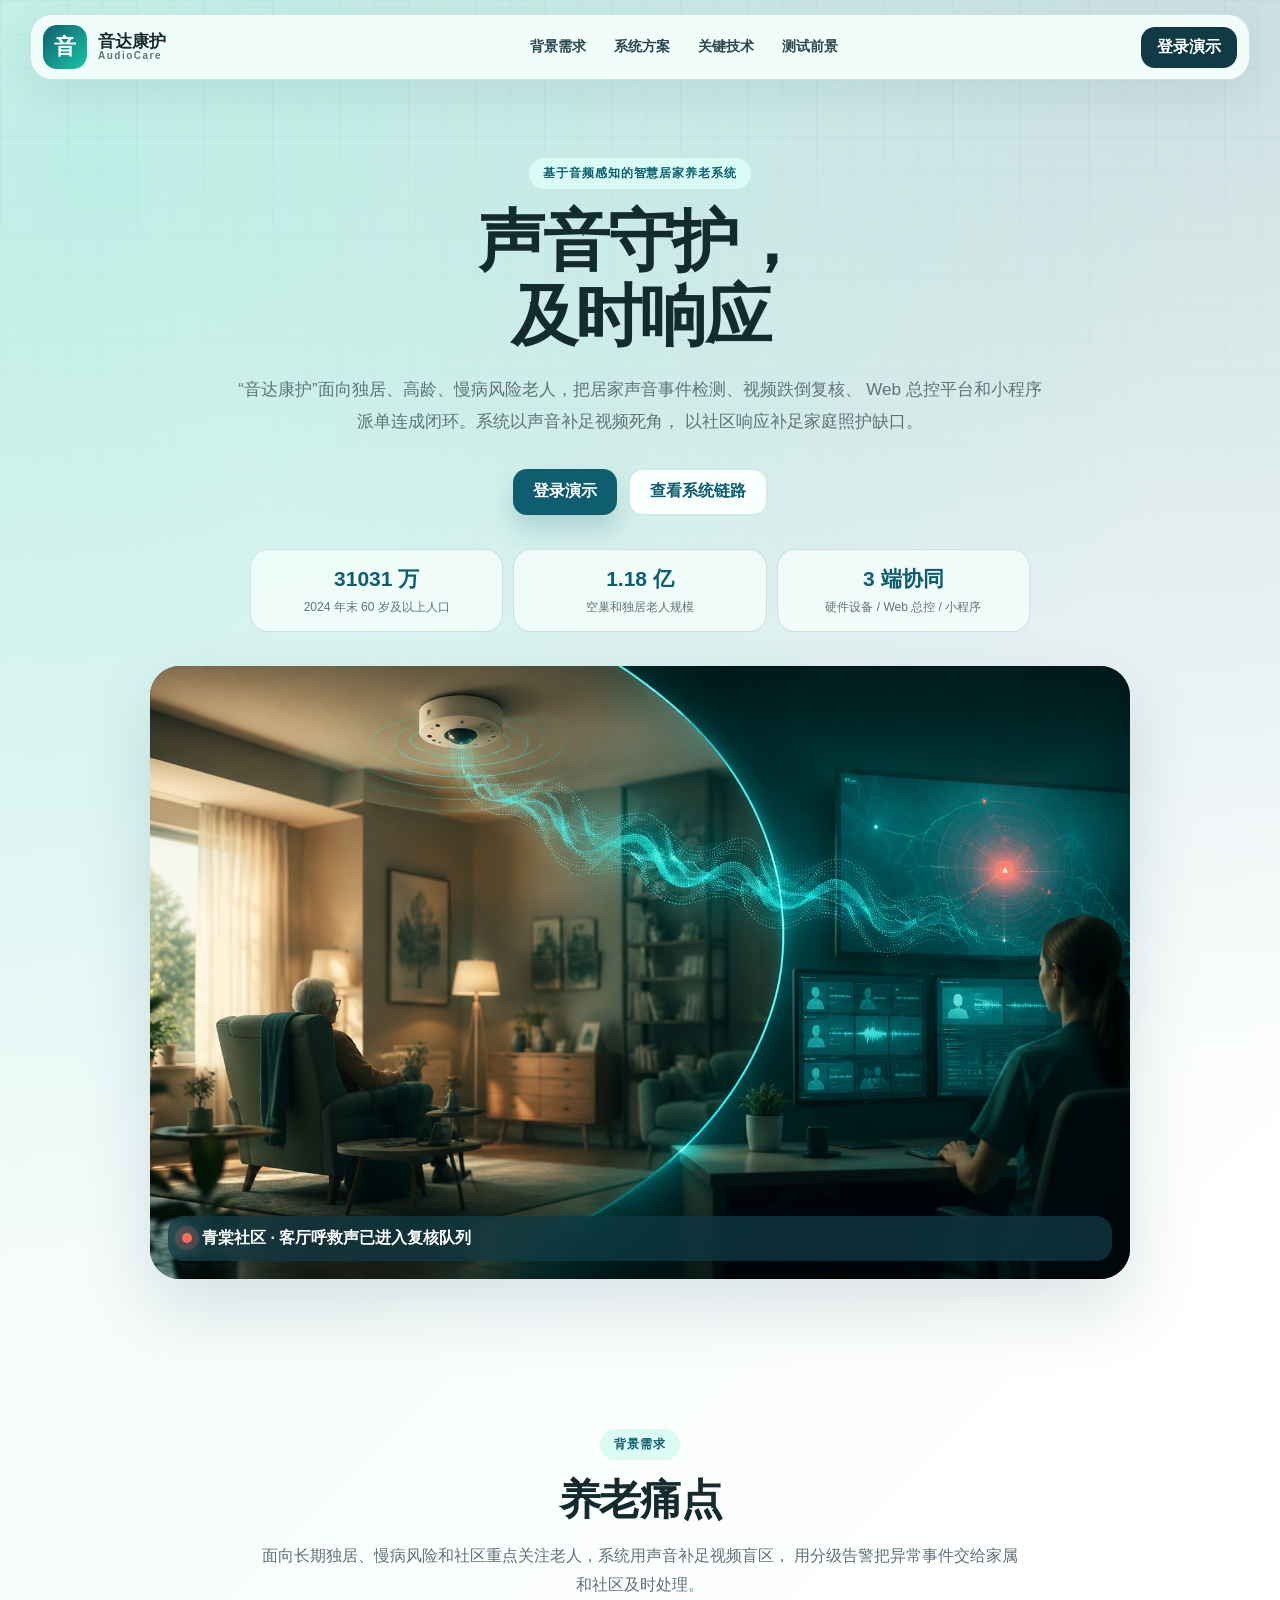
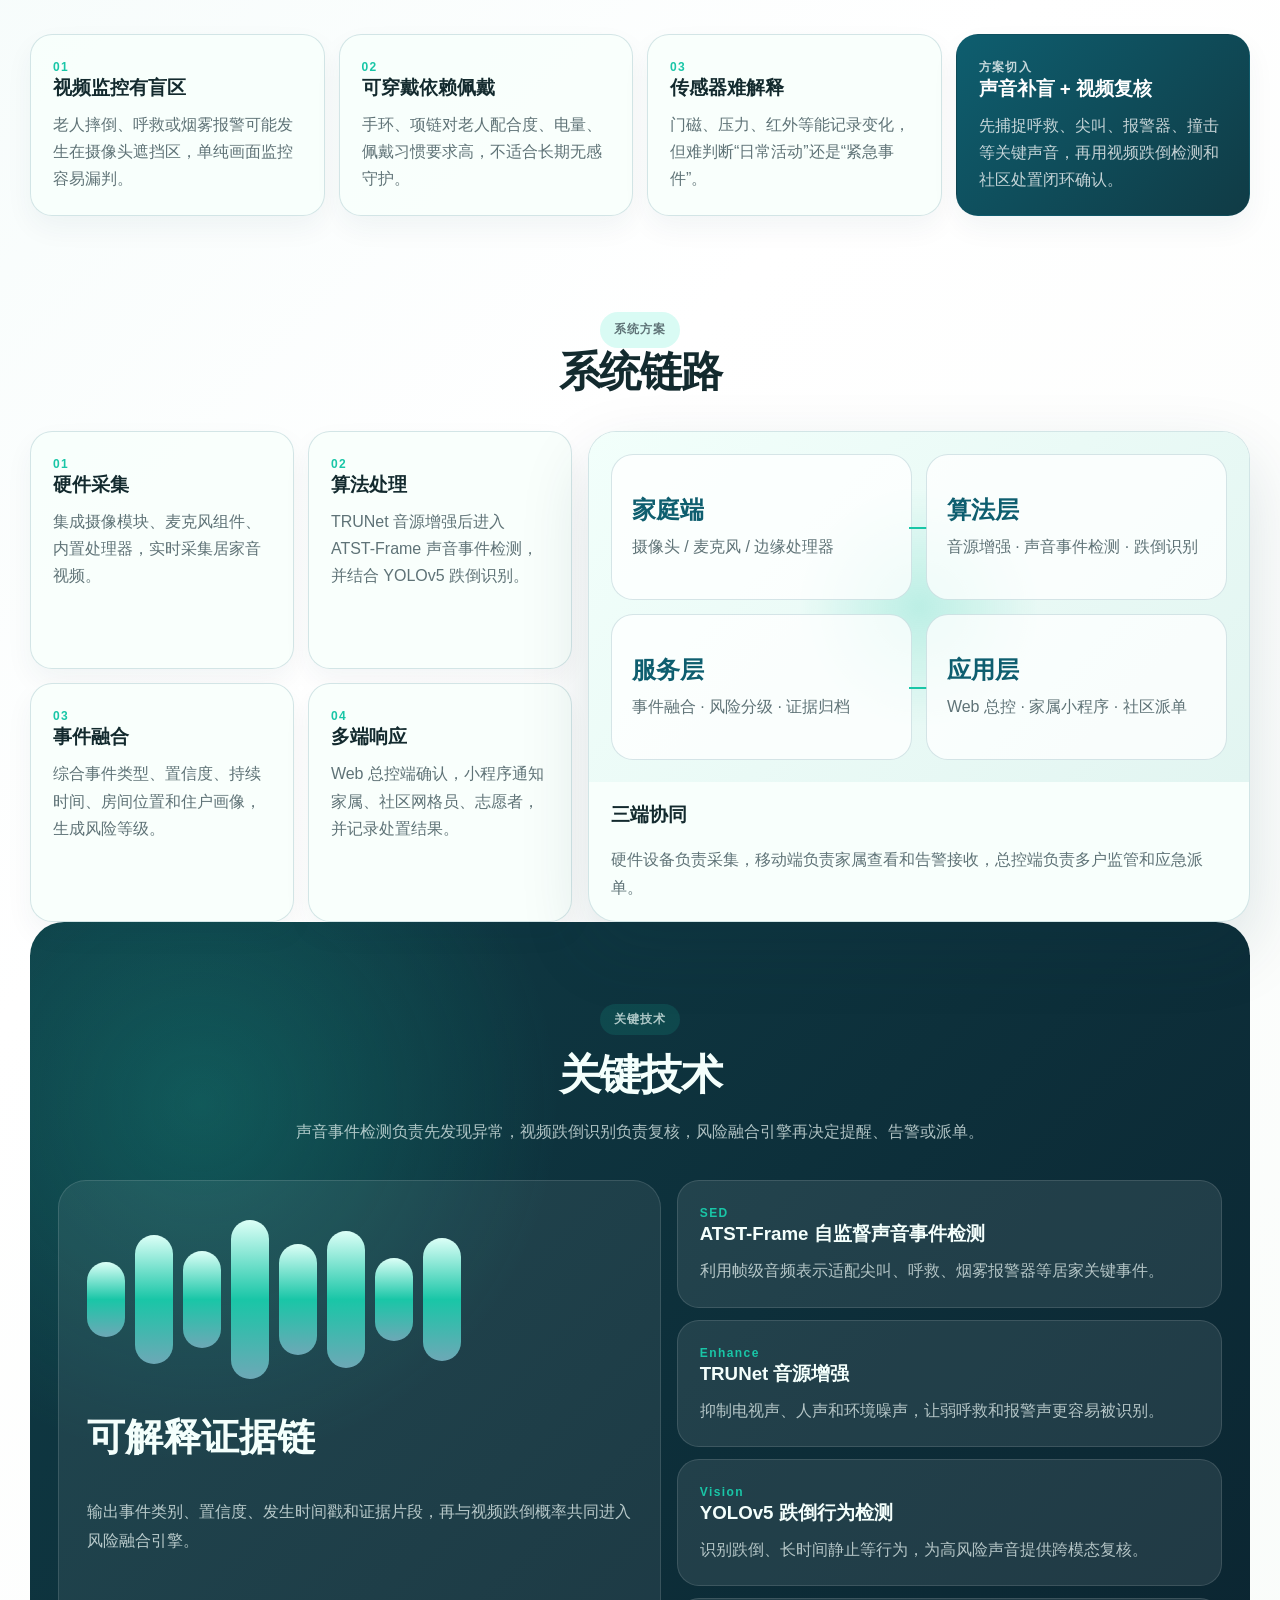
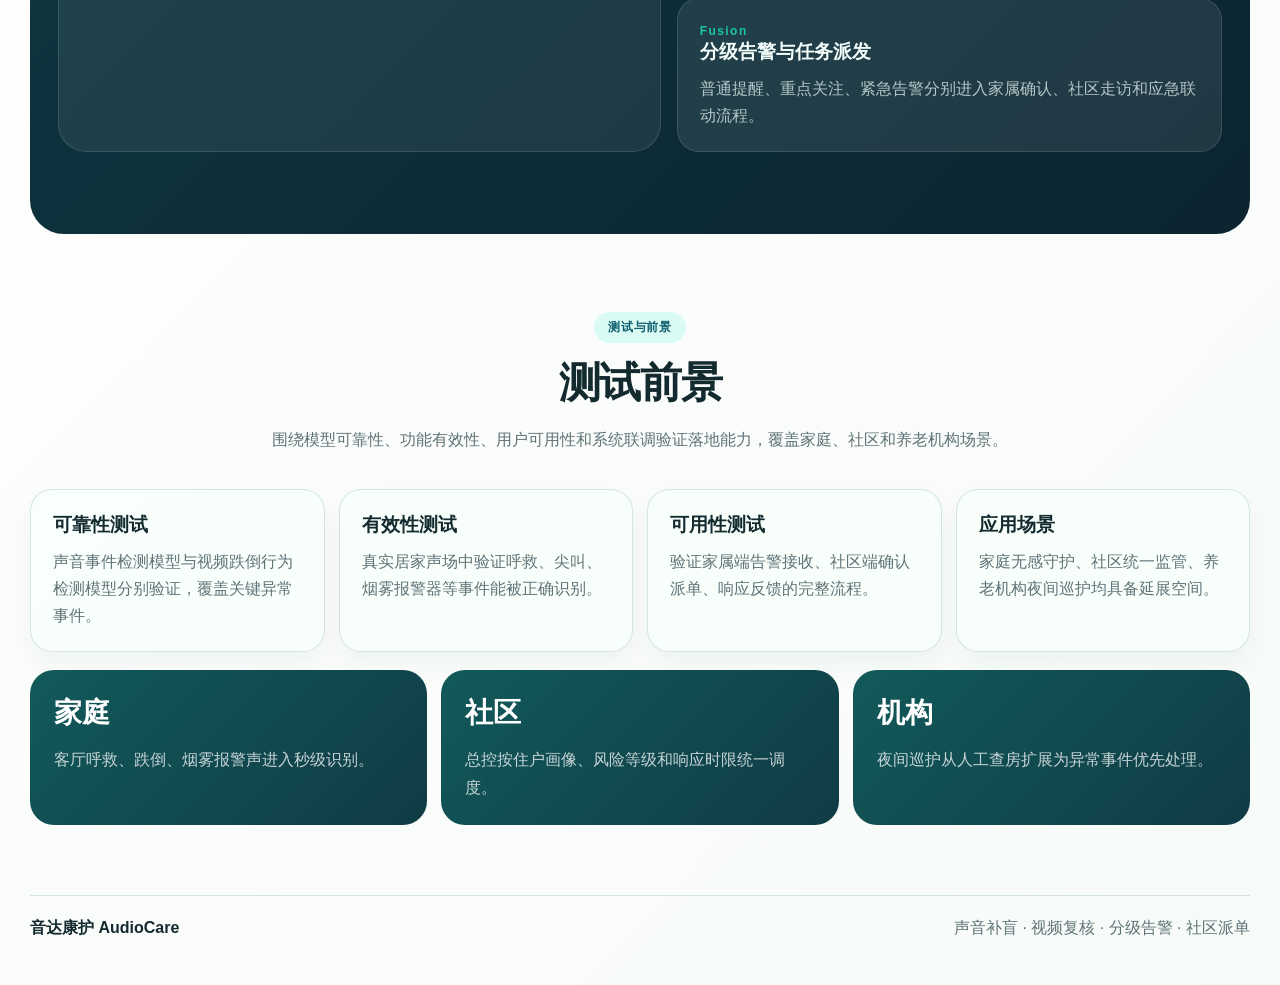
<file: index.html>
<!DOCTYPE html>
<html lang="zh-CN">
  <head>
    <meta charset="UTF-8" />
    <meta name="viewport" content="width=device-width, initial-scale=1.0" />
    <title>音达康护 AudioCare · 基于音频感知的智慧居家养老系统</title>
    <link rel="stylesheet" href="styles.css" />
  </head>
  <body>
    <header class="site-header">
      <a class="brand" href="#top" aria-label="音达康护 AudioCare">
        <span aria-hidden="true">音</span>
        <strong>音达康护<em>AudioCare</em></strong>
      </a>
      <nav aria-label="页面导航">
        <a href="#need">背景需求</a>
        <a href="#system">系统方案</a>
        <a href="#tech">关键技术</a>
        <a href="#evidence">测试前景</a>
      </nav>
      <button class="header-login" id="loginBtn">登录演示</button>
    </header>

    <main id="top">
      <section class="hero">
        <div class="hero-copy">
          <p class="eyebrow">基于音频感知的智慧居家养老系统</p>
          <h1>声音守护，<br />及时响应</h1>
          <p class="lead">
            “音达康护”面向独居、高龄、慢病风险老人，把居家声音事件检测、视频跌倒复核、
            Web 总控平台和小程序派单连成闭环。系统以声音补足视频死角，
            以社区响应补足家庭照护缺口。
          </p>
          <div class="hero-actions">
            <button class="button primary" type="button" id="heroLoginBtn">登录演示</button>
            <a class="button secondary" href="#system">查看系统链路</a>
          </div>
          <dl class="hero-stats">
            <div><dt>31031 万</dt><dd>2024 年末 60 岁及以上人口</dd></div>
            <div><dt>1.18 亿</dt><dd>空巢和独居老人规模</dd></div>
            <div><dt>3 端协同</dt><dd>硬件设备 / Web 总控 / 小程序</dd></div>
          </dl>
        </div>
        <figure class="hero-visual">
          <img src="assets/hero-care-scene.png" alt="居家老人、音频感知设备与社区总控联动示意图" />
          <figcaption>
            <span class="status-dot"></span>
            青棠社区 · 客厅呼救声已进入复核队列
          </figcaption>
        </figure>
      </section>

      <section class="section need" id="need">
        <div class="section-head two-col">
          <div>
            <p class="eyebrow">背景需求</p>
            <h2>养老痛点</h2>
          </div>
          <p>
            面向长期独居、慢病风险和社区重点关注老人，系统用声音补足视频盲区，
            用分级告警把异常事件交给家属和社区及时处理。
          </p>
        </div>
        <div class="need-grid">
          <article>
            <span>01</span>
            <h3>视频监控有盲区</h3>
            <p>老人摔倒、呼救或烟雾报警可能发生在摄像头遮挡区，单纯画面监控容易漏判。</p>
          </article>
          <article>
            <span>02</span>
            <h3>可穿戴依赖佩戴</h3>
            <p>手环、项链对老人配合度、电量、佩戴习惯要求高，不适合长期无感守护。</p>
          </article>
          <article>
            <span>03</span>
            <h3>传感器难解释</h3>
            <p>门磁、压力、红外等能记录变化，但难判断“日常活动”还是“紧急事件”。</p>
          </article>
          <article class="accent">
            <span>方案切入</span>
            <h3>声音补盲 + 视频复核</h3>
            <p>先捕捉呼救、尖叫、报警器、撞击等关键声音，再用视频跌倒检测和社区处置闭环确认。</p>
          </article>
        </div>
      </section>

      <section class="section system" id="system">
        <div class="section-head">
          <p class="eyebrow">系统方案</p>
          <h2>系统链路</h2>
        </div>
        <div class="system-layout">
          <div class="system-flow">
            <article><b>01</b><h3>硬件采集</h3><p>集成摄像模块、麦克风组件、内置处理器，实时采集居家音视频。</p></article>
            <article><b>02</b><h3>算法处理</h3><p>TRUNet 音源增强后进入 ATST-Frame 声音事件检测，并结合 YOLOv5 跌倒识别。</p></article>
            <article><b>03</b><h3>事件融合</h3><p>综合事件类型、置信度、持续时间、房间位置和住户画像，生成风险等级。</p></article>
            <article><b>04</b><h3>多端响应</h3><p>Web 总控端确认，小程序通知家属、社区网格员、志愿者，并记录处置结果。</p></article>
          </div>
          <div class="platform-card">
            <div class="architecture-map" aria-label="音达康护系统架构示意">
              <div class="arch-node home"><b>家庭端</b><span>摄像头 / 麦克风 / 边缘处理器</span></div>
              <div class="arch-node model"><b>算法层</b><span>音源增强 · 声音事件检测 · 跌倒识别</span></div>
              <div class="arch-node service"><b>服务层</b><span>事件融合 · 风险分级 · 证据归档</span></div>
              <div class="arch-node app"><b>应用层</b><span>Web 总控 · 家属小程序 · 社区派单</span></div>
            </div>
            <div class="platform-copy">
              <h3>三端协同</h3>
              <p>硬件设备负责采集，移动端负责家属查看和告警接收，总控端负责多户监管和应急派单。</p>
            </div>
          </div>
        </div>
      </section>

      <section class="section tech" id="tech">
        <div class="section-head two-col">
          <div>
            <p class="eyebrow">关键技术</p>
            <h2>关键技术</h2>
          </div>
          <p>
            声音事件检测负责先发现异常，视频跌倒识别负责复核，风险融合引擎再决定提醒、告警或派单。
          </p>
        </div>
        <div class="tech-board">
          <div class="tech-hero">
            <div class="wave-bars" aria-hidden="true">
              <i style="--h: 42%"></i><i style="--h: 72%"></i><i style="--h: 54%"></i><i style="--h: 88%"></i>
              <i style="--h: 62%"></i><i style="--h: 76%"></i><i style="--h: 46%"></i><i style="--h: 68%"></i>
            </div>
            <h3>可解释证据链</h3>
            <p>输出事件类别、置信度、发生时间戳和证据片段，再与视频跌倒概率共同进入风险融合引擎。</p>
          </div>
          <div class="tech-list">
            <article><small>SED</small><h3>ATST-Frame 自监督声音事件检测</h3><p>利用帧级音频表示适配尖叫、呼救、烟雾报警器等居家关键事件。</p></article>
            <article><small>Enhance</small><h3>TRUNet 音源增强</h3><p>抑制电视声、人声和环境噪声，让弱呼救和报警声更容易被识别。</p></article>
            <article><small>Vision</small><h3>YOLOv5 跌倒行为检测</h3><p>识别跌倒、长时间静止等行为，为高风险声音提供跨模态复核。</p></article>
            <article><small>Fusion</small><h3>分级告警与任务派发</h3><p>普通提醒、重点关注、紧急告警分别进入家属确认、社区走访和应急联动流程。</p></article>
          </div>
        </div>
      </section>

      <section class="section evidence" id="evidence">
        <div class="section-head two-col">
          <div>
            <p class="eyebrow">测试与前景</p>
            <h2>测试前景</h2>
          </div>
          <p>
            围绕模型可靠性、功能有效性、用户可用性和系统联调验证落地能力，覆盖家庭、社区和养老机构场景。
          </p>
        </div>
        <div class="evidence-grid">
          <article><h3>可靠性测试</h3><p>声音事件检测模型与视频跌倒行为检测模型分别验证，覆盖关键异常事件。</p></article>
          <article><h3>有效性测试</h3><p>真实居家声场中验证呼救、尖叫、烟雾报警器等事件能被正确识别。</p></article>
          <article><h3>可用性测试</h3><p>验证家属端告警接收、社区端确认派单、响应反馈的完整流程。</p></article>
          <article><h3>应用场景</h3><p>家庭无感守护、社区统一监管、养老机构夜间巡护均具备延展空间。</p></article>
        </div>
        <div class="scenario-strip">
          <article><b>家庭</b><span>客厅呼救、跌倒、烟雾报警声进入秒级识别。</span></article>
          <article><b>社区</b><span>总控按住户画像、风险等级和响应时限统一调度。</span></article>
          <article><b>机构</b><span>夜间巡护从人工查房扩展为异常事件优先处理。</span></article>
        </div>
      </section>
    </main>

    <footer class="site-foot">
      <strong>音达康护 AudioCare</strong>
      <span>声音补盲 · 视频复核 · 分级告警 · 社区派单</span>
    </footer>

    <div class="auth-modal" id="loginModal" hidden>
      <div class="auth-backdrop" data-close></div>
      <form class="auth-card" id="loginForm">
        <button type="button" class="auth-x" data-close aria-label="关闭">×</button>
        <h3>登录总控演示</h3>
        <p>请输入演示账号后进入社区总控台。</p>
        <label>账号<input id="authUser" autocomplete="username" /></label>
        <label>密码<input id="authPass" type="password" autocomplete="current-password" /></label>
        <p class="auth-err" id="authErr" hidden>账号或密码错误</p>
        <button class="button primary" type="submit">进入演示</button>
      </form>
    </div>

    <script src="app.js"></script>
  </body>
</html>
</file>
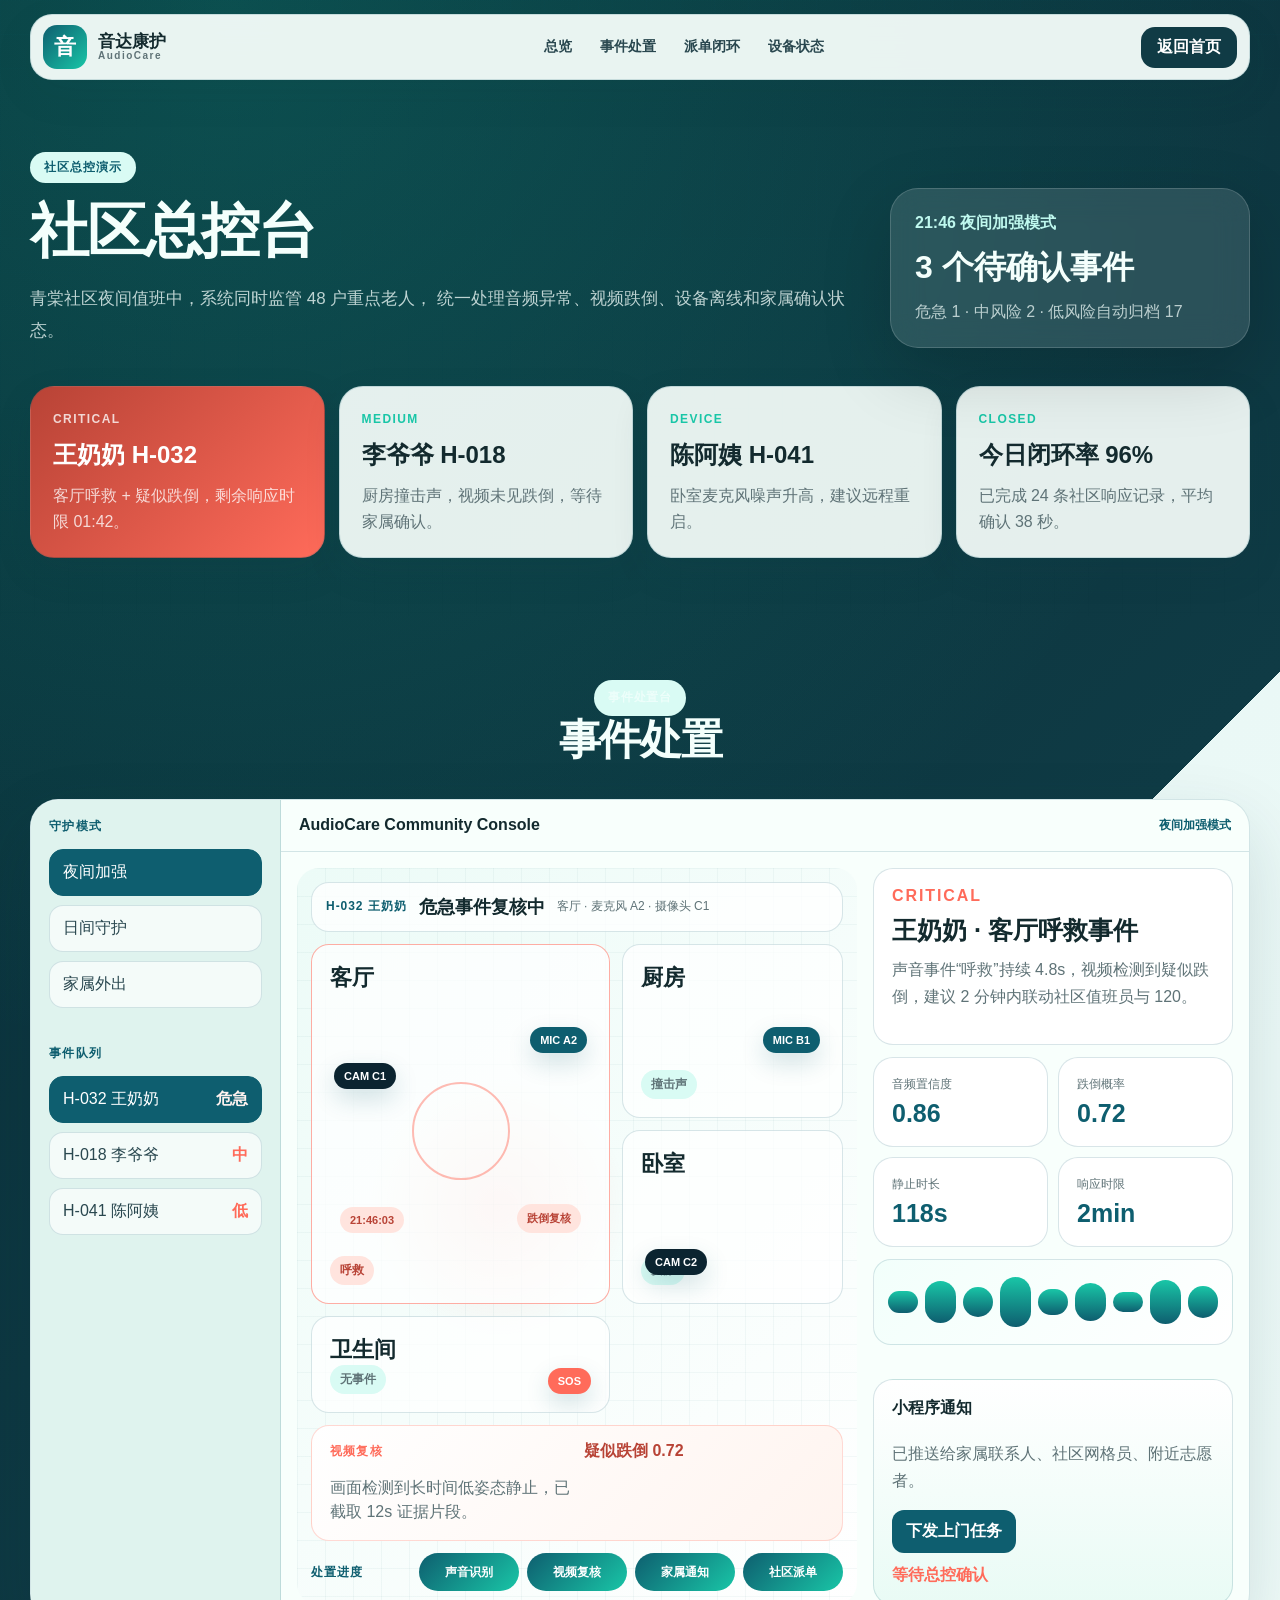
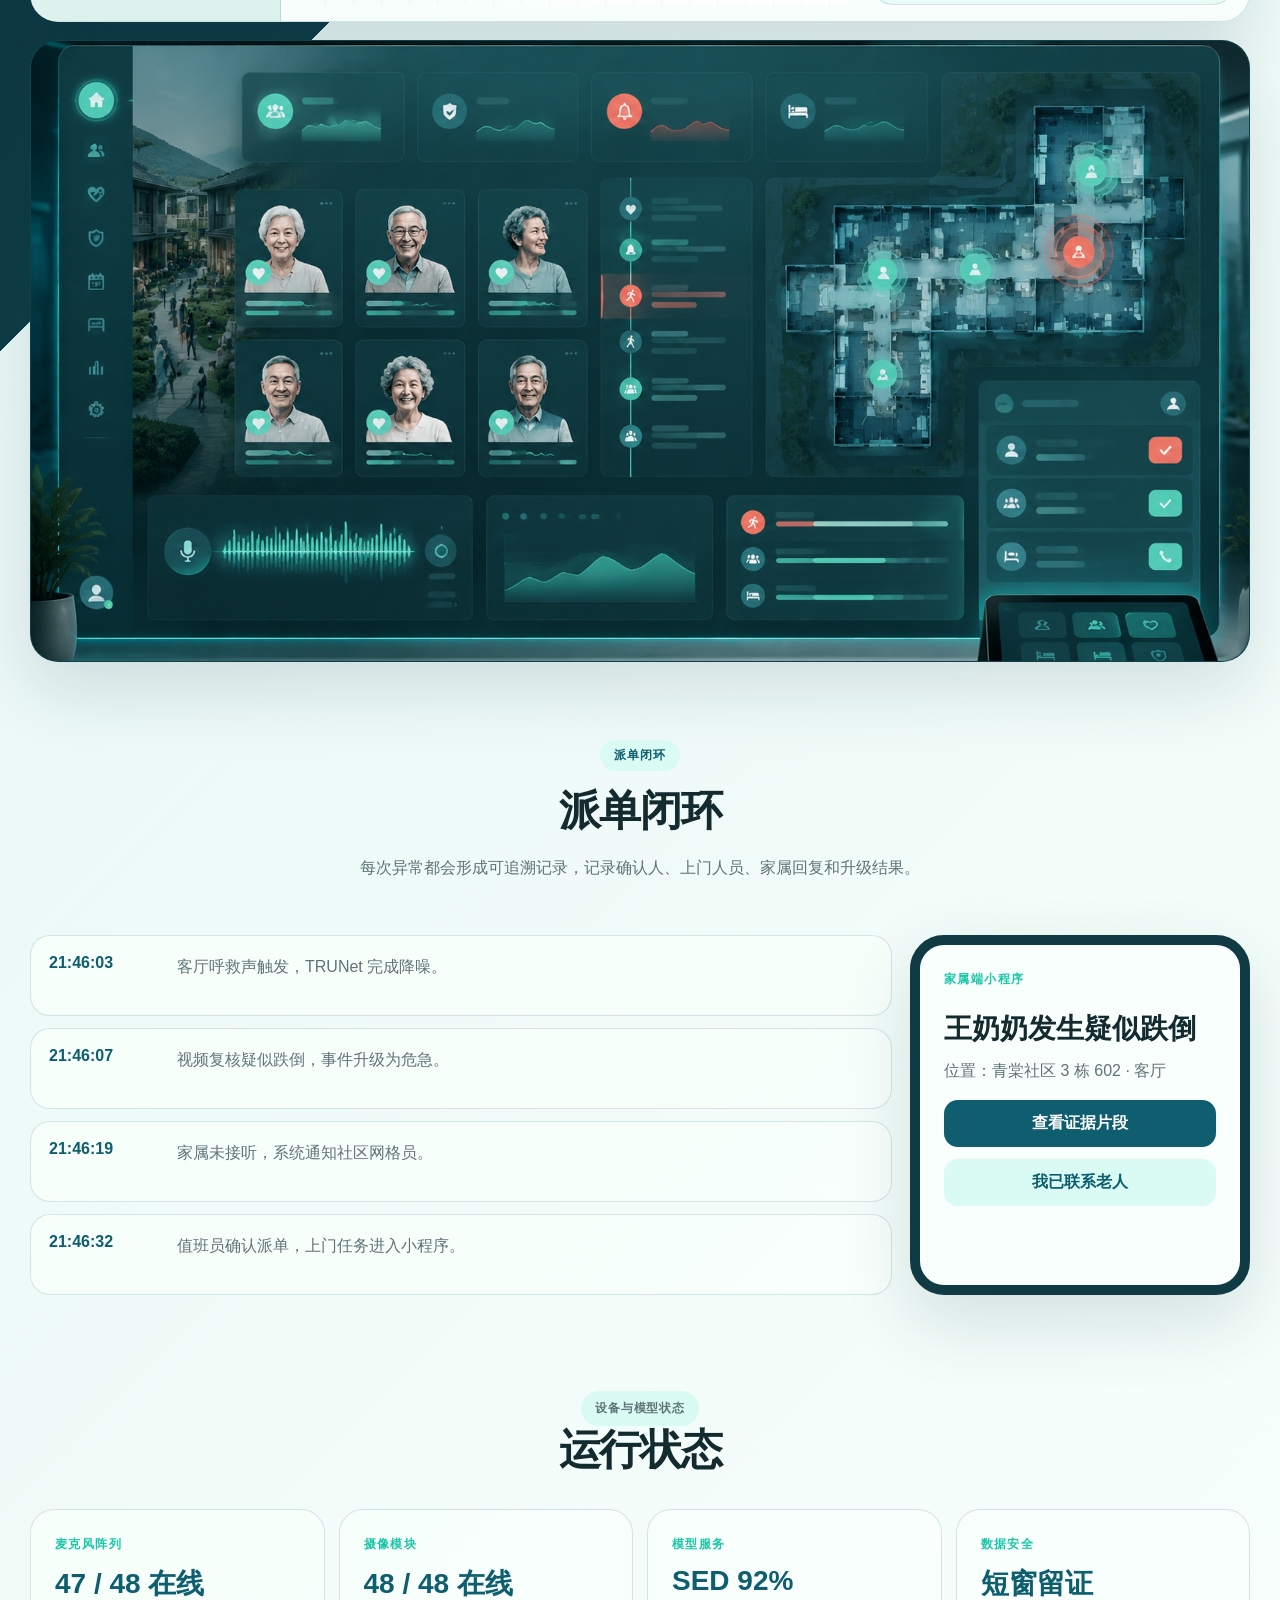
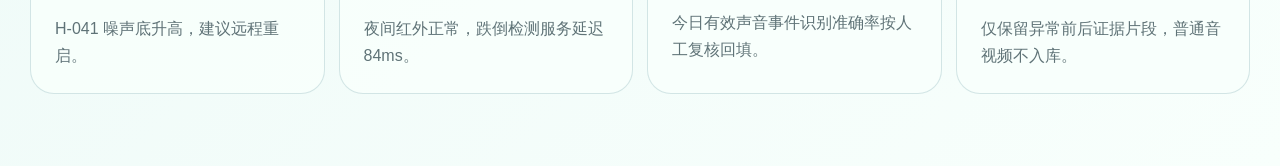
<file: demo.html>
<!DOCTYPE html>
<html lang="zh-CN">
  <head>
    <meta charset="UTF-8" />
    <meta name="viewport" content="width=device-width, initial-scale=1.0" />
    <title>音达康护 AudioCare · 社区总控演示</title>
    <link rel="stylesheet" href="styles.css" />
  </head>
  <body class="demo-page">
    <header class="site-header demo-header">
      <a class="brand" href="index.html" aria-label="返回音达康护首页">
        <span aria-hidden="true">音</span>
        <strong>音达康护<em>AudioCare</em></strong>
      </a>
      <nav aria-label="演示导航">
        <a href="#overview">总览</a>
        <a href="#incident">事件处置</a>
        <a href="#dispatch">派单闭环</a>
        <a href="#devices">设备状态</a>
      </nav>
      <a class="header-login" href="index.html">返回首页</a>
    </header>

    <main class="demo-shell">
      <section class="demo-hero" id="overview">
        <div>
          <p class="eyebrow">社区总控演示</p>
          <h1>社区总控台</h1>
          <p class="lead">
            青棠社区夜间值班中，系统同时监管 48 户重点老人，
            统一处理音频异常、视频跌倒、设备离线和家属确认状态。
          </p>
        </div>
        <div class="shift-card">
          <span>21:46 夜间加强模式</span>
          <strong>3 个待确认事件</strong>
          <p>危急 1 · 中风险 2 · 低风险自动归档 17</p>
        </div>
      </section>

      <section class="ops-grid">
        <article class="ops-card critical">
          <span>CRITICAL</span>
          <strong>王奶奶 H-032</strong>
          <p>客厅呼救 + 疑似跌倒，剩余响应时限 01:42。</p>
        </article>
        <article class="ops-card">
          <span>MEDIUM</span>
          <strong>李爷爷 H-018</strong>
          <p>厨房撞击声，视频未见跌倒，等待家属确认。</p>
        </article>
        <article class="ops-card">
          <span>DEVICE</span>
          <strong>陈阿姨 H-041</strong>
          <p>卧室麦克风噪声升高，建议远程重启。</p>
        </article>
        <article class="ops-card">
          <span>CLOSED</span>
          <strong>今日闭环率 96%</strong>
          <p>已完成 24 条社区响应记录，平均确认 38 秒。</p>
        </article>
      </section>

      <section class="section console-section" id="incident">
        <div class="section-head">
          <p class="eyebrow">事件处置台</p>
          <h2>事件处置</h2>
        </div>
        <div class="console-wrap">
          <div class="console">
            <aside class="console-rail">
              <div class="rail-title">守护模式</div>
              <button class="rail active" data-mode="night">夜间加强</button>
              <button class="rail" data-mode="normal">日间守护</button>
              <button class="rail" data-mode="away">家属外出</button>
              <div class="resident-list">
                <h4>事件队列</h4>
                <button class="resident active" data-name="王奶奶" data-room="客厅" data-risk="危急">H-032 王奶奶<span>危急</span></button>
                <button class="resident" data-name="李爷爷" data-room="厨房" data-risk="中">H-018 李爷爷<span>中</span></button>
                <button class="resident" data-name="陈阿姨" data-room="卧室" data-risk="低">H-041 陈阿姨<span>低</span></button>
              </div>
            </aside>
            <div class="monitor">
              <div class="monitor-top">
                <strong>AudioCare Community Console</strong>
                <em id="modeLabel">夜间加强模式</em>
              </div>
              <div class="monitor-body">
                <div class="house-plan">
                  <div class="plan-status">
                    <span id="planResident">H-032 王奶奶</span>
                    <strong id="planStatus">危急事件复核中</strong>
                    <em>客厅 · 麦克风 A2 · 摄像头 C1</em>
                  </div>
                  <div class="room living active">
                    <strong>客厅</strong>
                    <i id="planEvent">呼救</i>
                    <span class="ring"></span>
                    <span class="sensor mic">MIC A2</span>
                    <span class="sensor cam">CAM C1</span>
                    <span class="trace one">21:46:03</span>
                    <span class="trace two">跌倒复核</span>
                  </div>
                  <div class="room kitchen">
                    <strong>厨房</strong>
                    <i>撞击声</i>
                    <span class="sensor mic">MIC B1</span>
                  </div>
                  <div class="room bed">
                    <strong>卧室</strong>
                    <i>安静</i>
                    <span class="sensor cam">CAM C2</span>
                  </div>
                  <div class="room bath">
                    <strong>卫生间</strong>
                    <i>无事件</i>
                    <span class="sensor sos">SOS</span>
                  </div>
                  <div class="video-proof">
                    <span>视频复核</span>
                    <strong>疑似跌倒 0.72</strong>
                    <p>画面检测到长时间低姿态静止，已截取 12s 证据片段。</p>
                  </div>
                  <div class="plan-timeline">
                    <b>处置进度</b>
                    <span>声音识别</span>
                    <span>视频复核</span>
                    <span>家属通知</span>
                    <span>社区派单</span>
                  </div>
                </div>
                <div class="event-panel">
                  <div class="verdict">
                    <span id="riskTag">CRITICAL</span>
                    <h3 id="incidentTitle">王奶奶 · 客厅呼救事件</h3>
                    <p id="incidentDesc">声音事件“呼救”持续 4.8s，视频检测到疑似跌倒，建议 2 分钟内联动社区值班员与 120。</p>
                  </div>
                  <dl class="signal-grid">
                    <div><dt>音频置信度</dt><dd>0.86</dd></div>
                    <div><dt>跌倒概率</dt><dd>0.72</dd></div>
                    <div><dt>静止时长</dt><dd>118s</dd></div>
                    <div><dt>响应时限</dt><dd>2min</dd></div>
                  </dl>
                  <div class="audio-evidence" aria-label="音频证据条">
                    <span style="--h: 40%"></span><span style="--h: 74%"></span><span style="--h: 52%"></span>
                    <span style="--h: 88%"></span><span style="--h: 46%"></span><span style="--h: 68%"></span>
                    <span style="--h: 35%"></span><span style="--h: 80%"></span><span style="--h: 58%"></span>
                  </div>
                  <div class="task-card">
                    <h4>小程序通知</h4>
                    <p>已推送给家属联系人、社区网格员、附近志愿者。</p>
                    <button id="dispatchBtn">下发上门任务</button>
                    <span id="dispatchState">等待总控确认</span>
                  </div>
                </div>
              </div>
            </div>
          </div>
          <figure class="console-image">
            <img src="assets/community-console-scene.png" alt="社区总控大屏产品效果图" />
          </figure>
        </div>
      </section>

      <section class="section response-grid" id="dispatch">
        <div class="section-head two-col">
          <div>
            <p class="eyebrow">派单闭环</p>
            <h2>派单闭环</h2>
          </div>
          <p>每次异常都会形成可追溯记录，记录确认人、上门人员、家属回复和升级结果。</p>
        </div>
        <div class="timeline">
          <article><b>21:46:03</b><span>客厅呼救声触发，TRUNet 完成降噪。</span></article>
          <article><b>21:46:07</b><span>视频复核疑似跌倒，事件升级为危急。</span></article>
          <article><b>21:46:19</b><span>家属未接听，系统通知社区网格员。</span></article>
          <article><b>21:46:32</b><span>值班员确认派单，上门任务进入小程序。</span></article>
        </div>
        <div class="phone-card">
          <span>家属端小程序</span>
          <strong>王奶奶发生疑似跌倒</strong>
          <p>位置：青棠社区 3 栋 602 · 客厅</p>
          <button>查看证据片段</button>
          <button class="ghost">我已联系老人</button>
        </div>
      </section>

      <section class="section device-board" id="devices">
        <div class="section-head">
          <p class="eyebrow">设备与模型状态</p>
          <h2>运行状态</h2>
        </div>
        <div class="device-grid">
          <article><span>麦克风阵列</span><strong>47 / 48 在线</strong><p>H-041 噪声底升高，建议远程重启。</p></article>
          <article><span>摄像模块</span><strong>48 / 48 在线</strong><p>夜间红外正常，跌倒检测服务延迟 84ms。</p></article>
          <article><span>模型服务</span><strong>SED 92%</strong><p>今日有效声音事件识别准确率按人工复核回填。</p></article>
          <article><span>数据安全</span><strong>短窗留证</strong><p>仅保留异常前后证据片段，普通音视频不入库。</p></article>
        </div>
      </section>
    </main>

    <script src="app.js"></script>
  </body>
</html>
</file>
<file: styles.css>
:root {
  color-scheme: light;
  --bg: #eef8f6;
  --paper: #f8fffc;
  --paper-2: #e4f5f1;
  --ink: #132a2e;
  --muted: #5f7377;
  --line: rgba(14, 94, 111, 0.16);
  --primary: #0e5e6f;
  --primary-2: #103b45;
  --accent: #19c6a7;
  --accent-soft: #d9fbf4;
  --alert: #ff6b5a;
  --alert-soft: #ffe4de;
  --cream: #fff9ed;
  --shadow: 0 28px 70px rgba(16, 59, 69, 0.14);
}

* { box-sizing: border-box; }
html { scroll-behavior: smooth; }
body {
  margin: 0;
  min-width: 320px;
  overflow-x: hidden;
  color: var(--ink);
  font-family: "Avenir Next", "PingFang SC", "Hiragino Sans GB", "Microsoft YaHei", sans-serif;
  background:
    radial-gradient(circle at 8% 4%, rgba(25, 198, 167, 0.22), transparent 26%),
    radial-gradient(circle at 96% 0%, rgba(14, 94, 111, 0.18), transparent 25%),
    linear-gradient(135deg, #eaf8f6 0%, #ffffff 48%, #f7fbf8 100%);
}
body::before {
  content: "";
  position: fixed;
  inset: 0;
  z-index: -1;
  background-image:
    linear-gradient(rgba(14,94,111,0.045) 1px, transparent 1px),
    linear-gradient(90deg, rgba(14,94,111,0.04) 1px, transparent 1px);
  background-size: 34px 34px;
  mask-image: linear-gradient(#000, transparent 72%);
}

a { color: inherit; text-decoration: none; }
button, input { font: inherit; }
img { display: block; max-width: 100%; }
h1, h2, h3, h4, p { margin-top: 0; }
h1, h2 {
  font-family: "Songti SC", "Noto Serif CJK SC", "STSong", serif;
  font-weight: 900;
  letter-spacing: -0.035em;
}

.site-header {
  position: sticky;
  top: 14px;
  z-index: 30;
  display: grid;
  grid-template-columns: auto minmax(360px, 1fr) auto;
  align-items: center;
  gap: 28px;
  width: min(1220px, calc(100% - 28px));
  margin: 14px auto 0;
  padding: 10px 12px;
  border: 1px solid var(--line);
  border-radius: 22px;
  background: rgba(248, 255, 252, 0.88);
  box-shadow: 0 14px 40px rgba(16, 59, 69, 0.08);
  backdrop-filter: blur(18px);
}
.brand {
  display: grid;
  grid-template-columns: 44px auto;
  align-items: center;
  gap: 11px;
  min-width: 184px;
}
.brand span {
  display: grid;
  width: 44px;
  aspect-ratio: 1;
  place-items: center;
  border-radius: 14px;
  color: #fff;
  background: linear-gradient(135deg, var(--primary), var(--accent));
  font-family: "Songti SC", serif;
  font-size: 22px;
  font-weight: 900;
}
.brand strong { display: flex; flex-direction: column; line-height: 1.02; font-size: 17px; }
.brand em { color: var(--muted); font-size: 10px; font-style: normal; letter-spacing: 0.15em; }
nav {
  justify-self: center;
  display: flex;
  align-items: center;
  justify-content: center;
  gap: 4px;
  min-width: 0;
}
nav a {
  white-space: nowrap;
  padding: 8px 12px;
  border-radius: 999px;
  color: #29474f;
  font-size: 14px;
  font-weight: 800;
}
nav a:hover { background: var(--accent-soft); color: var(--primary); }
.header-login {
  justify-self: end;
  border: 0;
  border-radius: 14px;
  padding: 10px 16px;
  color: #fff;
  background: var(--primary-2);
  font-weight: 900;
  cursor: pointer;
}

main { width: min(1220px, calc(100% - 28px)); margin: 0 auto; }
.eyebrow {
  display: inline-flex;
  align-items: center;
  margin-bottom: 16px;
  padding: 7px 14px;
  border-radius: 999px;
  color: var(--primary);
  background: var(--accent-soft);
  font-size: 12px;
  font-weight: 900;
  letter-spacing: 0.08em;
}
.hero {
  display: grid;
  gap: 34px;
  padding: 78px 0 72px;
  text-align: center;
}
.hero > *,
.section-head > *,
.system-layout > *,
.tech-board > *,
.console > *,
.monitor-body > * {
  min-width: 0;
}
.hero h1 {
  max-width: 760px;
  margin: 0 auto 20px;
  font-size: clamp(44px, 5.2vw, 72px);
  line-height: 1.12;
}
.lead {
  max-width: 820px;
  margin-left: auto;
  margin-right: auto;
  color: var(--muted);
  font-size: 17px;
  line-height: 1.9;
}
.hero-actions { display: flex; flex-wrap: wrap; justify-content: center; gap: 12px; margin-top: 30px; }
.button {
  display: inline-flex;
  align-items: center;
  justify-content: center;
  min-height: 46px;
  border: 0;
  border-radius: 14px;
  padding: 0 20px;
  font-weight: 900;
  cursor: pointer;
}
.button.primary { color: #fff; background: var(--primary); box-shadow: 0 14px 26px rgba(14, 94, 111, 0.20); }
.button.secondary { color: var(--primary); background: var(--paper); border: 1px solid var(--line); }
.hero-stats {
  display: grid;
  grid-template-columns: repeat(3, 1fr);
  gap: 10px;
  max-width: 780px;
  margin: 34px 0 0;
  margin-left: auto;
  margin-right: auto;
}
.hero-stats div {
  padding: 15px;
  border: 1px solid var(--line);
  border-radius: 18px;
  background: rgba(248, 255, 252, 0.72);
}
.hero-stats dt { color: var(--primary); font-size: 21px; font-weight: 900; }
.hero-stats dd { margin: 6px 0 0; color: var(--muted); font-size: 12px; line-height: 1.45; }
.hero-visual {
  position: relative;
  margin: 0;
  width: min(980px, 100%);
  justify-self: center;
  border-radius: 30px;
  overflow: hidden;
  background: var(--primary-2);
  box-shadow: var(--shadow);
}
.hero-visual img {
  width: 100%;
  aspect-ratio: 16 / 10;
  object-fit: cover;
}
.hero-visual figcaption {
  position: absolute;
  left: 18px;
  right: 18px;
  bottom: 18px;
  display: flex;
  align-items: center;
  gap: 10px;
  padding: 12px 14px;
  border-radius: 16px;
  color: #fff;
  background: rgba(16, 59, 69, 0.74);
  backdrop-filter: blur(12px);
  font-weight: 900;
}
.status-dot {
  width: 10px;
  aspect-ratio: 1;
  border-radius: 50%;
  background: var(--alert);
  box-shadow: 0 0 0 7px rgba(255,107,90,0.20);
  animation: pulse 1.7s ease-in-out infinite;
}
@keyframes pulse { 50% { transform: scale(0.75); opacity: 0.55; } }

.section { padding: 78px 0 0; }
.section-head { max-width: 860px; margin: 0 auto 34px; text-align: center; }
.section-head.two-col {
  display: block;
  max-width: 860px;
  text-align: center;
}
.section-head h2 { margin: 0; font-size: clamp(30px, 3.5vw, 42px); line-height: 1.16; }
.section-head > p, .section-head div + p {
  max-width: 760px;
  margin: 18px auto 0;
  color: var(--muted);
  line-height: 1.8;
}

.need-grid, .evidence-grid {
  display: grid;
  grid-template-columns: repeat(4, 1fr);
  gap: 14px;
}
.need-grid article, .evidence-grid article, .system-flow article, .tech-list article {
  padding: 22px;
  border: 1px solid var(--line);
  border-radius: 22px;
  background: rgba(248, 255, 252, 0.78);
  box-shadow: 0 12px 28px rgba(16,59,69,0.05);
}
.need-grid span, .system-flow b, .tech-list small {
  color: var(--accent);
  font-size: 12px;
  font-weight: 900;
  letter-spacing: 0.12em;
}
.need-grid h3, .evidence-grid h3, .system-flow h3, .tech-list h3 { margin-bottom: 10px; }
.need-grid p, .evidence-grid p, .system-flow p, .tech-list p { margin-bottom: 0; color: var(--muted); line-height: 1.7; }
.need-grid .accent { color: #fff; background: linear-gradient(135deg, var(--primary), var(--primary-2)); }
.need-grid .accent p, .need-grid .accent span { color: rgba(255,255,255,0.76); }

.system-layout {
  display: grid;
  grid-template-columns: minmax(0, 0.9fr) minmax(420px, 1.1fr);
  gap: 16px;
}
.system-flow { display: grid; grid-template-columns: 1fr 1fr; gap: 14px; }
.platform-card {
  display: grid;
  grid-template-rows: 1fr auto;
  overflow: hidden;
  border: 1px solid var(--line);
  border-radius: 28px;
  background: var(--paper);
  box-shadow: var(--shadow);
}
.architecture-map {
  display: grid;
  grid-template-columns: 1fr 1fr;
  gap: 14px;
  min-height: 350px;
  padding: 22px;
  background:
    radial-gradient(circle at 50% 50%, rgba(25,198,167,0.22), transparent 32%),
    linear-gradient(135deg, #f2fffb, #e2f5f1);
}
.arch-node {
  position: relative;
  display: flex;
  flex-direction: column;
  justify-content: center;
  gap: 8px;
  min-height: 135px;
  padding: 20px;
  border: 1px solid var(--line);
  border-radius: 22px;
  background: rgba(255,255,255,0.76);
}
.arch-node::after {
  content: "";
  position: absolute;
  right: -16px;
  top: 50%;
  width: 18px;
  height: 2px;
  background: var(--accent);
}
.arch-node:nth-child(even)::after { display: none; }
.arch-node b { color: var(--primary); font-size: 24px; }
.arch-node span { color: var(--muted); line-height: 1.6; }
.platform-copy { padding: 20px 22px; }
.platform-card p { margin-bottom: 0; color: var(--muted); line-height: 1.7; }

.tech {
  padding: 82px 28px;
  border-radius: 34px;
  color: #f4fffc;
  background:
    radial-gradient(circle at 14% 20%, rgba(25,198,167,0.24), transparent 28%),
    linear-gradient(135deg, #0f3b45, #0b2430);
}
.tech .eyebrow { color: #bff8ee; background: rgba(25,198,167,0.14); }
.tech .section-head p { color: rgba(244,255,252,0.70); }
.tech-board { display: grid; grid-template-columns: minmax(0, 1.05fr) minmax(360px, 0.95fr); gap: 16px; }
.tech-hero {
  padding: 28px;
  border: 1px solid rgba(255,255,255,0.12);
  border-radius: 28px;
  background: rgba(255,255,255,0.07);
}
.wave-bars { display: flex; align-items: center; gap: 10px; height: 180px; margin-bottom: 26px; }
.wave-bars i {
  width: 38px;
  height: var(--h);
  border-radius: 999px;
  background: linear-gradient(180deg, #dcfff7, var(--accent), #6da8b6);
  animation: wave 2s ease-in-out infinite alternate;
}
.wave-bars i:nth-child(even) { animation-delay: -0.7s; }
@keyframes wave { to { height: calc(var(--h) + 16%); transform: translateY(-4px); } }
.tech-hero h3 {
  max-width: 620px;
  font-size: clamp(28px, 3vw, 40px);
  line-height: 1.16;
}
.tech-hero p { color: rgba(244,255,252,0.72); line-height: 1.8; }
.tech-list { display: grid; gap: 12px; }
.tech-list article { background: rgba(248,255,252,0.09); border-color: rgba(255,255,255,0.12); box-shadow: none; }
.tech-list p { color: rgba(244,255,252,0.70); }

.console-wrap { display: grid; gap: 18px; }
.console {
  display: grid;
  grid-template-columns: 250px minmax(0, 1fr);
  border: 1px solid var(--line);
  border-radius: 28px;
  overflow: hidden;
  background: var(--paper);
  box-shadow: var(--shadow);
}
.console-rail { padding: 18px; background: #dff3ee; border-right: 1px solid var(--line); }
.rail-title, .resident-list h4 {
  margin-bottom: 14px;
  color: var(--primary);
  font-size: 12px;
  font-weight: 900;
  letter-spacing: 0.12em;
}
.rail, .resident {
  width: 100%;
  margin-bottom: 9px;
  padding: 12px 13px;
  border: 1px solid var(--line);
  border-radius: 14px;
  color: #29474f;
  background: rgba(255,255,255,0.66);
  text-align: left;
  cursor: pointer;
}
.rail.active, .resident.active { color: #fff; background: var(--primary); border-color: var(--primary); }
.resident-list { margin-top: 28px; }
.resident { display: flex; justify-content: space-between; gap: 8px; }
.resident span { color: var(--alert); font-weight: 900; }
.resident.active span { color: #fff2ef; }
.monitor-top {
  display: flex;
  align-items: center;
  gap: 16px;
  min-height: 52px;
  padding: 0 18px;
  border-bottom: 1px solid var(--line);
}
.monitor-top em { margin-left: auto; color: var(--primary); font-style: normal; font-size: 12px; font-weight: 900; }
.monitor-body { display: grid; grid-template-columns: minmax(0, 1fr) 360px; gap: 16px; padding: 16px; }
.house-plan {
  position: relative;
  display: grid;
  grid-template-columns: 1.15fr 0.85fr;
  grid-template-rows: auto 1fr 1fr auto;
  gap: 12px;
  min-height: 620px;
  padding: 14px;
  border-radius: 22px;
  background:
    linear-gradient(rgba(14,94,111,0.045) 1px, transparent 1px),
    linear-gradient(90deg, rgba(14,94,111,0.045) 1px, transparent 1px),
    radial-gradient(circle at 36% 46%, rgba(255,107,90,0.17), transparent 24%),
    linear-gradient(135deg, #ecfbf7, #ffffff);
  background-size: 28px 28px, 28px 28px, auto, auto;
}
.plan-status {
  grid-column: 1 / -1;
  display: flex;
  flex-wrap: wrap;
  gap: 12px;
  align-items: center;
  padding: 12px 14px;
  border: 1px solid var(--line);
  border-radius: 18px;
  background: rgba(255,255,255,0.78);
}
.plan-status span {
  color: var(--primary);
  font-size: 12px;
  font-weight: 900;
  letter-spacing: 0.08em;
}
.plan-status strong { font-size: 18px; }
.plan-status em { color: var(--muted); font-size: 12px; font-style: normal; }
.room {
  position: relative;
  display: flex;
  flex-direction: column;
  justify-content: space-between;
  padding: 18px;
  border: 1px solid var(--line);
  border-radius: 18px;
  background: rgba(255,255,255,0.72);
  overflow: hidden;
}
.room strong { font-size: 22px; }
.room i {
  align-self: flex-start;
  padding: 6px 10px;
  border-radius: 999px;
  color: var(--muted);
  background: var(--accent-soft);
  font-size: 12px;
  font-style: normal;
  font-weight: 900;
}
.room.active { border-color: rgba(255,107,90,0.55); }
.room.active i { color: #b84336; background: var(--alert-soft); }
.living { grid-row: span 2; min-height: 360px; }
.ring {
  position: absolute;
  left: 50%;
  top: 52%;
  width: 98px;
  aspect-ratio: 1;
  border: 2px solid rgba(255,107,90,0.46);
  border-radius: 50%;
  transform: translate(-50%, -50%);
  animation: mapRing 1.8s ease-out infinite;
}
@keyframes mapRing { to { width: 240px; opacity: 0; } }
.sensor, .trace {
  position: absolute;
  z-index: 2;
  border-radius: 999px;
  padding: 7px 10px;
  font-size: 11px;
  font-weight: 900;
}
.sensor { color: #fff; background: var(--primary); box-shadow: 0 10px 24px rgba(14,94,111,0.18); }
.sensor.mic { right: 22px; top: 82px; }
.sensor.cam { left: 22px; top: 118px; background: #0b2430; }
.sensor.sos { right: 18px; bottom: 18px; background: var(--alert); }
.trace { color: #b84336; background: var(--alert-soft); }
.trace.one { left: 28px; bottom: 70px; }
.trace.two { right: 28px; bottom: 70px; }
.video-proof {
  grid-column: 1 / -1;
  display: grid;
  grid-template-columns: repeat(auto-fit, minmax(160px, 1fr));
  gap: 14px;
  align-items: center;
  padding: 15px 18px;
  border: 1px solid rgba(255,107,90,0.26);
  border-radius: 18px;
  background: linear-gradient(135deg, #fff, #fff4ef);
}
.video-proof span {
  color: var(--alert);
  font-size: 12px;
  font-weight: 900;
  letter-spacing: 0.1em;
}
.video-proof strong { color: #b84336; }
.video-proof p { margin: 0; color: var(--muted); line-height: 1.55; }
.plan-timeline {
  grid-column: 1 / -1;
  display: grid;
  grid-template-columns: repeat(auto-fit, minmax(96px, 1fr));
  gap: 8px;
  align-items: center;
}
.plan-timeline b {
  color: var(--primary);
  font-size: 12px;
  letter-spacing: 0.08em;
}
.plan-timeline span {
  display: grid;
  min-height: 38px;
  place-items: center;
  border-radius: 999px;
  color: #fff;
  background: linear-gradient(135deg, var(--primary), var(--accent));
  font-size: 12px;
  font-weight: 900;
}
.event-panel { display: flex; flex-direction: column; gap: 12px; }
.verdict, .signal-grid div, .task-card {
  padding: 18px;
  border: 1px solid var(--line);
  border-radius: 20px;
  background: #fff;
}
.verdict span { color: var(--alert); font-weight: 900; letter-spacing: 0.12em; }
.verdict h3 { margin: 9px 0; font-size: 25px; }
.verdict p, .task-card p { color: var(--muted); line-height: 1.7; }
.signal-grid { display: grid; grid-template-columns: 1fr 1fr; gap: 10px; margin: 0; }
.signal-grid dt { color: var(--muted); font-size: 12px; }
.signal-grid dd { margin: 6px 0 0; color: var(--primary); font-size: 25px; font-weight: 900; }
.task-card { margin-top: auto; background: linear-gradient(180deg, #fff, #e9fbf5); }
.task-card button { border: 0; border-radius: 12px; padding: 11px 14px; color: #fff; background: var(--primary); cursor: pointer; font-weight: 900; }
.task-card span { display: block; margin-top: 12px; color: var(--alert); font-weight: 900; }
.console-image {
  margin: 0;
  overflow: hidden;
  border: 1px solid var(--line);
  border-radius: 28px;
  background: var(--primary-2);
  box-shadow: var(--shadow);
}
.console-image img { width: 100%; max-height: 620px; object-fit: cover; object-position: center; }

.evidence-grid { margin-bottom: 18px; }
.scenario-strip {
  display: grid;
  grid-template-columns: repeat(3, 1fr);
  gap: 14px;
}
.scenario-strip article {
  min-height: 150px;
  padding: 24px;
  border-radius: 24px;
  color: #fff;
  background:
    linear-gradient(135deg, rgba(25,198,167,0.22), transparent),
    var(--primary-2);
}
.scenario-strip b { display: block; margin-bottom: 14px; font-size: 28px; }
.scenario-strip span { color: rgba(255,255,255,0.76); line-height: 1.7; }

.demo-page {
  background:
    radial-gradient(circle at 18% 0%, rgba(25,198,167,0.22), transparent 30%),
    linear-gradient(135deg, #082d36 0%, #0f3b45 42%, #eaf8f6 42%, #f8fffc 100%);
}
.demo-header { background: rgba(248,255,252,0.94); }
.demo-shell { padding-bottom: 72px; }
.demo-hero {
  display: grid;
  grid-template-columns: minmax(0, 1fr) 360px;
  gap: 28px;
  align-items: end;
  padding: 72px 0 28px;
  color: #f4fffc;
}
.demo-hero h1 {
  max-width: 620px;
  margin-bottom: 18px;
  font-size: clamp(40px, 4.6vw, 62px);
  line-height: 1.12;
}
.demo-hero .lead { margin: 0; color: rgba(244,255,252,0.76); }
.shift-card {
  padding: 24px;
  border: 1px solid rgba(255,255,255,0.16);
  border-radius: 28px;
  background: rgba(255,255,255,0.12);
  box-shadow: 0 24px 70px rgba(0,0,0,0.16);
  backdrop-filter: blur(16px);
}
.shift-card span { color: #bff8ee; font-weight: 900; }
.shift-card strong { display: block; margin: 12px 0; font-size: 32px; }
.shift-card p { margin-bottom: 0; color: rgba(244,255,252,0.72); }
.ops-grid {
  display: grid;
  grid-template-columns: repeat(4, 1fr);
  gap: 14px;
  margin: 10px 0 26px;
}
.ops-card {
  min-height: 150px;
  padding: 22px;
  border: 1px solid var(--line);
  border-radius: 24px;
  background: rgba(248,255,252,0.92);
  box-shadow: 0 14px 36px rgba(16,59,69,0.12);
}
.ops-card span, .phone-card span, .device-grid span {
  color: var(--accent);
  font-size: 12px;
  font-weight: 900;
  letter-spacing: 0.12em;
}
.ops-card strong { display: block; margin: 12px 0; font-size: 24px; }
.ops-card p { margin-bottom: 0; color: var(--muted); line-height: 1.65; }
.ops-card.critical { color: #fff; background: linear-gradient(135deg, #b84336, var(--alert)); }
.ops-card.critical span, .ops-card.critical p { color: rgba(255,255,255,0.78); }
.audio-evidence {
  display: flex;
  align-items: center;
  gap: 7px;
  height: 86px;
  padding: 14px;
  border: 1px solid var(--line);
  border-radius: 18px;
  background: linear-gradient(135deg, #f2fffb, #fff);
}
.audio-evidence span {
  width: 100%;
  height: var(--h);
  border-radius: 999px;
  background: linear-gradient(180deg, var(--accent), var(--primary));
}
.demo-page .console-section .section-head h2 { color: #f4fffc; }
.demo-page .console-section .section-head p { color: rgba(244,255,252,0.72); }
.response-grid {
  display: grid;
  grid-template-columns: minmax(0, 1fr) 340px;
  gap: 18px;
}
.response-grid .section-head { grid-column: 1 / -1; }
.timeline {
  display: grid;
  gap: 12px;
}
.timeline article {
  display: grid;
  grid-template-columns: 110px minmax(0, 1fr);
  gap: 18px;
  padding: 18px;
  border: 1px solid var(--line);
  border-radius: 20px;
  background: rgba(248,255,252,0.86);
}
.timeline b { color: var(--primary); }
.timeline span { color: var(--muted); line-height: 1.6; }
.phone-card {
  min-height: 360px;
  padding: 24px;
  border: 10px solid #103b45;
  border-radius: 34px;
  background: #f8fffc;
  box-shadow: var(--shadow);
}
.phone-card strong { display: block; margin: 24px 0 12px; font-size: 28px; line-height: 1.18; }
.phone-card p { color: var(--muted); line-height: 1.7; }
.phone-card button {
  display: block;
  width: 100%;
  margin-top: 12px;
  border: 0;
  border-radius: 14px;
  padding: 13px 14px;
  color: #fff;
  background: var(--primary);
  font-weight: 900;
}
.phone-card button.ghost { color: var(--primary); background: var(--accent-soft); }
.device-grid {
  display: grid;
  grid-template-columns: repeat(4, 1fr);
  gap: 14px;
}
.device-grid article {
  padding: 24px;
  border: 1px solid var(--line);
  border-radius: 24px;
  background: rgba(248,255,252,0.86);
}
.device-grid strong { display: block; margin: 12px 0; color: var(--primary); font-size: 28px; }
.device-grid p { margin-bottom: 0; color: var(--muted); line-height: 1.7; }
.site-foot {
  width: min(1220px, calc(100% - 28px));
  display: flex;
  justify-content: space-between;
  gap: 16px;
  margin: 70px auto 24px;
  padding: 22px 0;
  border-top: 1px solid var(--line);
  color: var(--muted);
}
.site-foot strong { color: var(--ink); }

.auth-modal[hidden] { display: none; }
.auth-modal { position: fixed; inset: 0; z-index: 60; display: grid; place-items: center; }
.auth-backdrop { position: absolute; inset: 0; background: rgba(12, 35, 42, 0.55); backdrop-filter: blur(8px); }
.auth-card {
  position: relative;
  width: min(420px, calc(100% - 32px));
  padding: 26px;
  border-radius: 24px;
  background: var(--paper);
  box-shadow: var(--shadow);
}
.auth-x { position: absolute; right: 16px; top: 12px; border: 0; background: transparent; font-size: 26px; cursor: pointer; }
.auth-card label { display: grid; gap: 7px; margin: 14px 0; color: var(--muted); }
.auth-card input { border: 1px solid var(--line); border-radius: 12px; padding: 12px 13px; background: #fff; }
.auth-err { color: var(--alert); font-weight: 900; }

@media (max-width: 980px) {
  .site-header { grid-template-columns: 1fr auto; }
  nav { display: none; }
  .hero, .section-head.two-col, .system-layout, .tech-board, .console, .monitor-body, .demo-hero, .response-grid { grid-template-columns: 1fr; }
  .need-grid, .evidence-grid, .system-flow, .ops-grid, .device-grid, .scenario-strip { grid-template-columns: 1fr 1fr; }
  .console-rail { display: grid; grid-template-columns: repeat(3, 1fr); gap: 8px; }
  .resident-list { grid-column: 1 / -1; margin-top: 8px; }
  .plan-status, .video-proof, .plan-timeline {
    grid-template-columns: 1fr;
    align-items: start;
  }
  .plan-status strong { font-size: 17px; }
}

@media (max-width: 620px) {
  main, .site-header, .site-foot { width: min(100% - 20px, 1220px); }
  .hero, .hero-copy, .hero-visual, .section-head, .section-head.two-col, .system-layout, .tech-board, .console-wrap, .console {
    width: 100%;
    max-width: 100%;
    min-width: 0;
  }
  .site-header {
    grid-template-columns: auto auto;
    justify-content: space-between;
    gap: 10px;
    padding: 8px;
    overflow: hidden;
  }
  .brand { min-width: 0; }
  .brand strong { display: none; }
  .brand span { width: 40px; font-size: 20px; }
  .header-login { padding: 10px 12px; font-size: 13px; }
  .hero { gap: 28px; padding-top: 46px; }
  .hero h1 {
    max-width: 100%;
    font-size: clamp(34px, 10vw, 42px);
    line-height: 1.12;
    letter-spacing: -0.02em;
  }
  .lead { font-size: 15px; line-height: 1.8; }
  .hero-visual img { aspect-ratio: 4 / 3; }
  .hero-stats, .need-grid, .evidence-grid, .system-flow, .signal-grid, .architecture-map, .ops-grid, .device-grid, .scenario-strip, .timeline article { grid-template-columns: 1fr; }
  .section-head h2 {
    font-size: clamp(26px, 7.6vw, 32px);
    letter-spacing: -0.02em;
    line-height: 1.16;
  }
  .house-plan { grid-template-columns: 1fr; grid-template-rows: repeat(4, minmax(120px, auto)); }
  .living {
    grid-row: span 1;
    min-height: 300px;
  }
  .plan-timeline span { min-height: 34px; }
  .console-rail { grid-template-columns: 1fr; }
  .demo-hero { padding-top: 46px; }
  .demo-hero h1 { font-size: clamp(32px, 9vw, 40px); }
  .arch-node::after { display: none; }
  .site-foot { flex-direction: column; }
}
</file>
